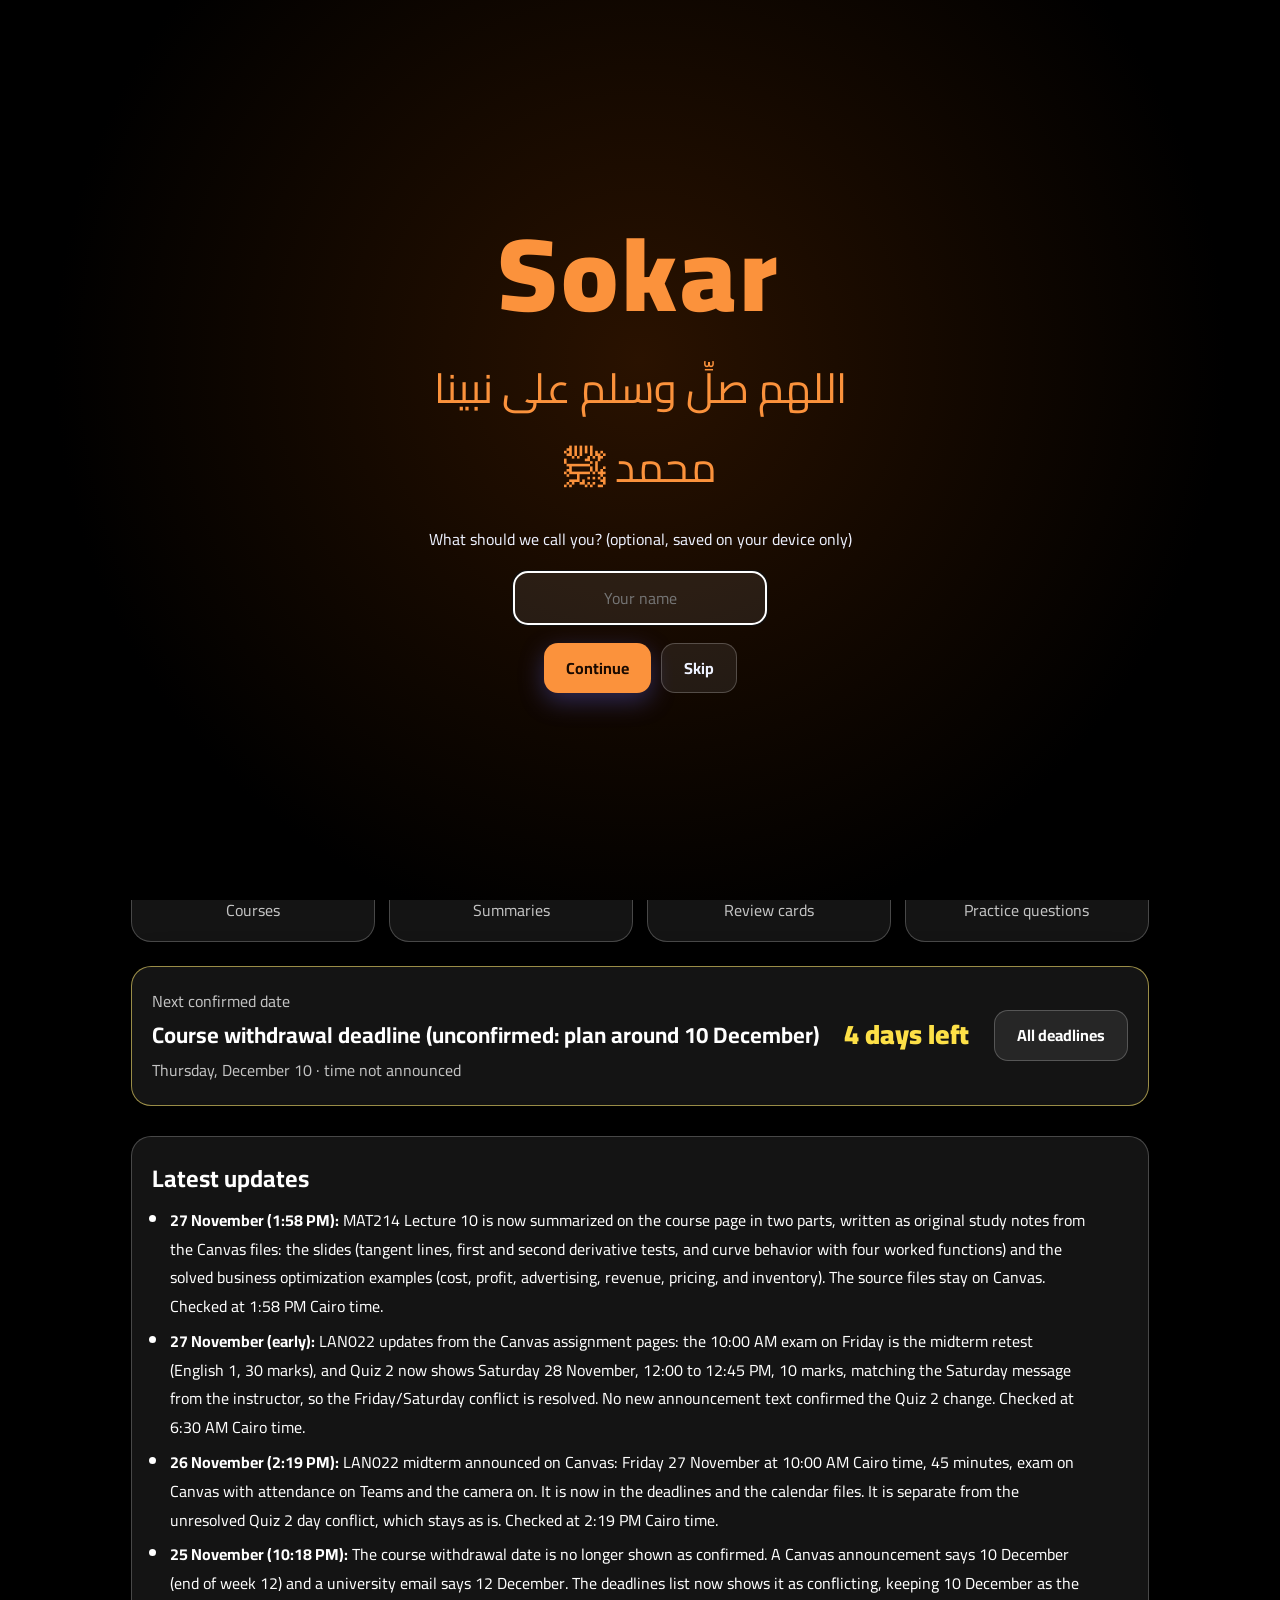
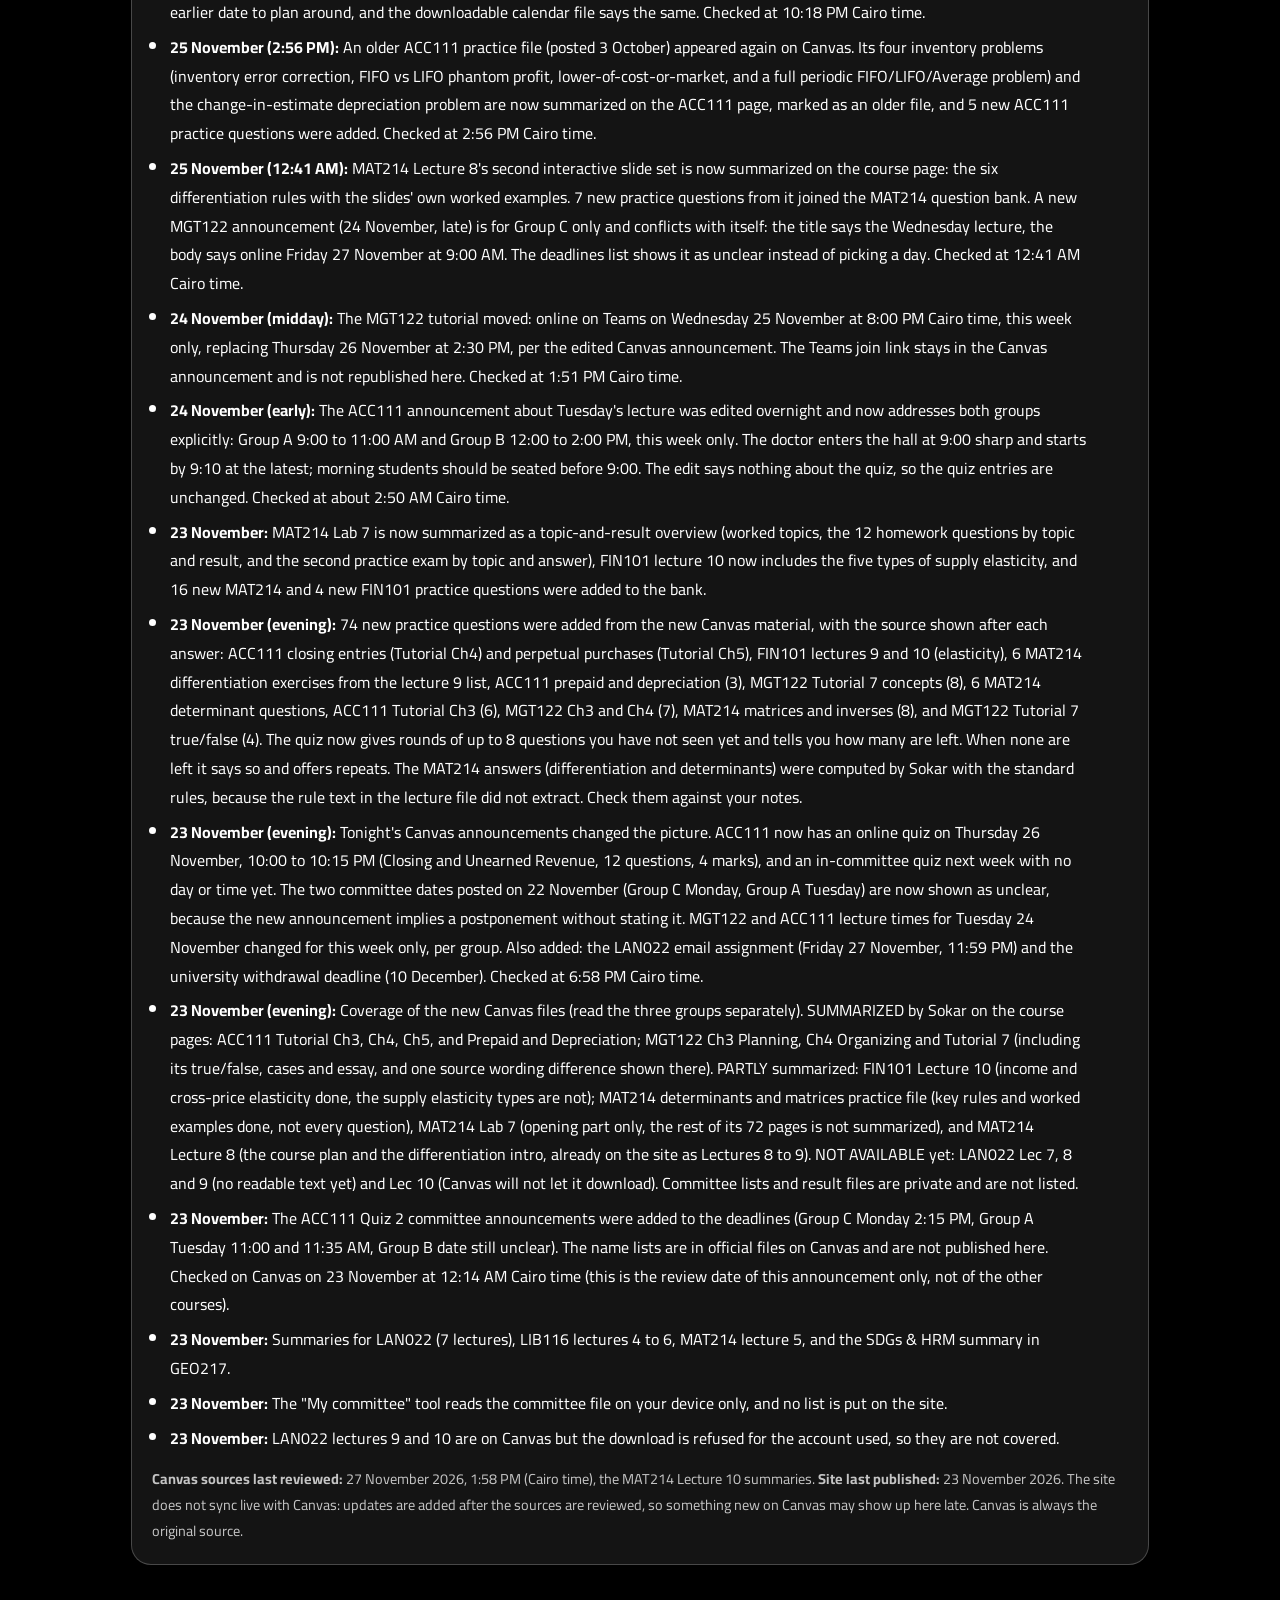
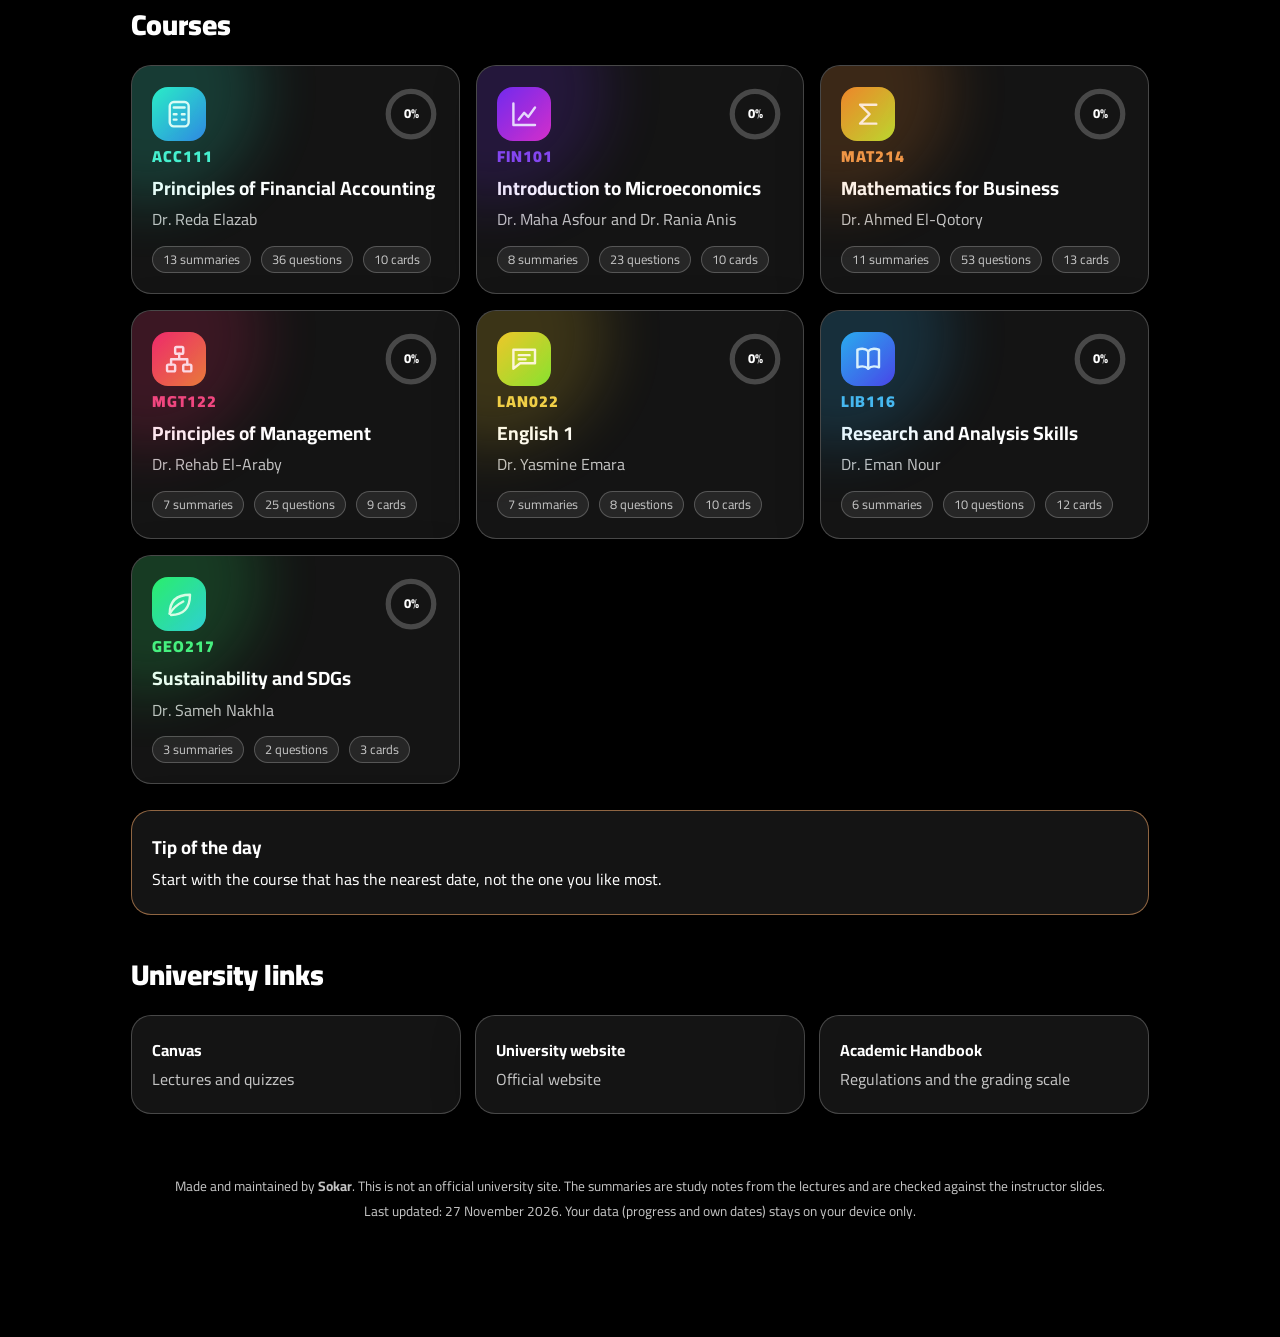
<file: index.html>
<!doctype html>
<html lang="en" dir="ltr">
<head>
<meta charset="utf-8"><script>(function(){try{var l=localStorage.getItem("sokar.lang"),h=location.hash,ar=document.documentElement.lang==="ar";if(!l&&!ar&&/^ar/i.test(navigator.language||""))l="ar";if(l==="ar"&&!ar)location.replace("ar.html"+h);if(l==="en"&&ar)location.replace("./"+h)}catch(e){}})()</script>
<meta name="viewport" content="width=device-width,initial-scale=1,viewport-fit=cover">
<title>Sokar Hub | AIU Business cohort platform</title>
<meta name="description" content="Course summaries, deadlines, practice quizzes and a GPA calculator for the AIU Business first-year cohort. Made by Sokar.">
<meta name="theme-color" content="#000000"><meta name="color-scheme" content="dark light">
<link rel="alternate" hreflang="ar" href="ar.html"><link rel="manifest" href="manifest.webmanifest"><link rel="icon" type="image/png" sizes="192x192" href="[data-uri]"><link rel="apple-touch-icon" href="[data-uri]"><meta name="mobile-web-app-capable" content="yes"><meta name="apple-mobile-web-app-capable" content="yes"><meta name="apple-mobile-web-app-title" content="Sokar"><meta name="apple-mobile-web-app-status-bar-style" content="black">
<link rel="preconnect" href="https://fonts.googleapis.com"><link rel="preconnect" href="https://fonts.gstatic.com" crossorigin>
<link href="https://fonts.googleapis.com/css2?family=Cairo:wght@400;600;800;900&display=swap" rel="stylesheet">
<link rel="stylesheet" href="css/style.css">
</head>
<body>
<div class="bg" aria-hidden="true"><i class="b b1"></i><i class="b b2"></i><i class="b b3"></i><canvas id="stars"></canvas></div>
<header class="top"><a class="brand" href="#/"><span class="logo">S</span><span>Sokar <b>Hub</b></span></a>
<nav id="nav"><a href="#/" data-r="home">Home</a><a href="#/table" data-r="table">Timetable</a><a href="#/courses" data-r="courses">Courses</a><a href="#/deadlines" data-r="deadlines">Deadlines</a><a href="#/tools" data-r="tools">Tools</a></nav>
<button id="theme" class="icon-btn" aria-label="Toggle theme">◐</button><a id="lang" class="icon-btn lang" href="ar.html" lang="ar" hreflang="ar" aria-label="Switch to Arabic">عربي</a></header>
<main id="app" tabindex="-1"></main>
<footer class="foot"><p>Made and maintained by <b>Sokar</b>. This is not an official university site. The summaries are study notes from the lectures and are checked against the instructor slides.</p><p>Last updated: <span id="upd"></span>. Your data (progress and own dates) stays on your device only.</p></footer>
<nav class="bottom" id="bnav"><a href="#/" data-r="home"><svg viewBox="0 0 24 24"><path d="M3 11l9-8 9 8v9a1 1 0 0 1-1 1h-5v-6H9v6H4a1 1 0 0 1-1-1z"/></svg>Home</a><a href="#/table" data-r="table"><svg viewBox="0 0 24 24"><rect x="3" y="4" width="18" height="17" rx="3"/><path d="M3 10h18M9 10v11M15 10v11"/></svg>Timetable</a><a href="#/courses" data-r="courses"><svg viewBox="0 0 24 24"><path d="M4 5c3-1 6-1 8 1 2-2 5-2 8-1v13c-3-1-6-1-8 1-2-2-5-2-8-1z"/></svg>Courses</a><a href="#/deadlines" data-r="deadlines"><svg viewBox="0 0 24 24"><rect x="3" y="5" width="18" height="16" rx="3"/><path d="M8 3v4M16 3v4M3 11h18"/></svg>Deadlines</a><a href="#/tools" data-r="tools"><svg viewBox="0 0 24 24"><circle cx="12" cy="12" r="9"/><path d="M12 7v5l3 2"/></svg>Tools</a></nav>
<script src="js/data-core.js"></script><script src="js/data-acc.js"></script><script src="js/data-fin.js"></script><script src="js/data-mat.js"></script><script src="js/data-mgt.js"></script><script src="js/data-misc.js"></script><script src="js/data-bank.js"></script><script src="js/data-bank2.js"></script><script src="js/app.js"></script>
<script>(function(){var a=document.getElementById("lang"),ar=document.documentElement.lang==="ar";a.addEventListener("click",function(){try{localStorage.setItem("sokar.lang",ar?"en":"ar");sessionStorage.setItem("sokar.sw","1")}catch(e){}a.href=(ar?"./":"ar.html")+location.hash})})()</script></body></html>
</file>
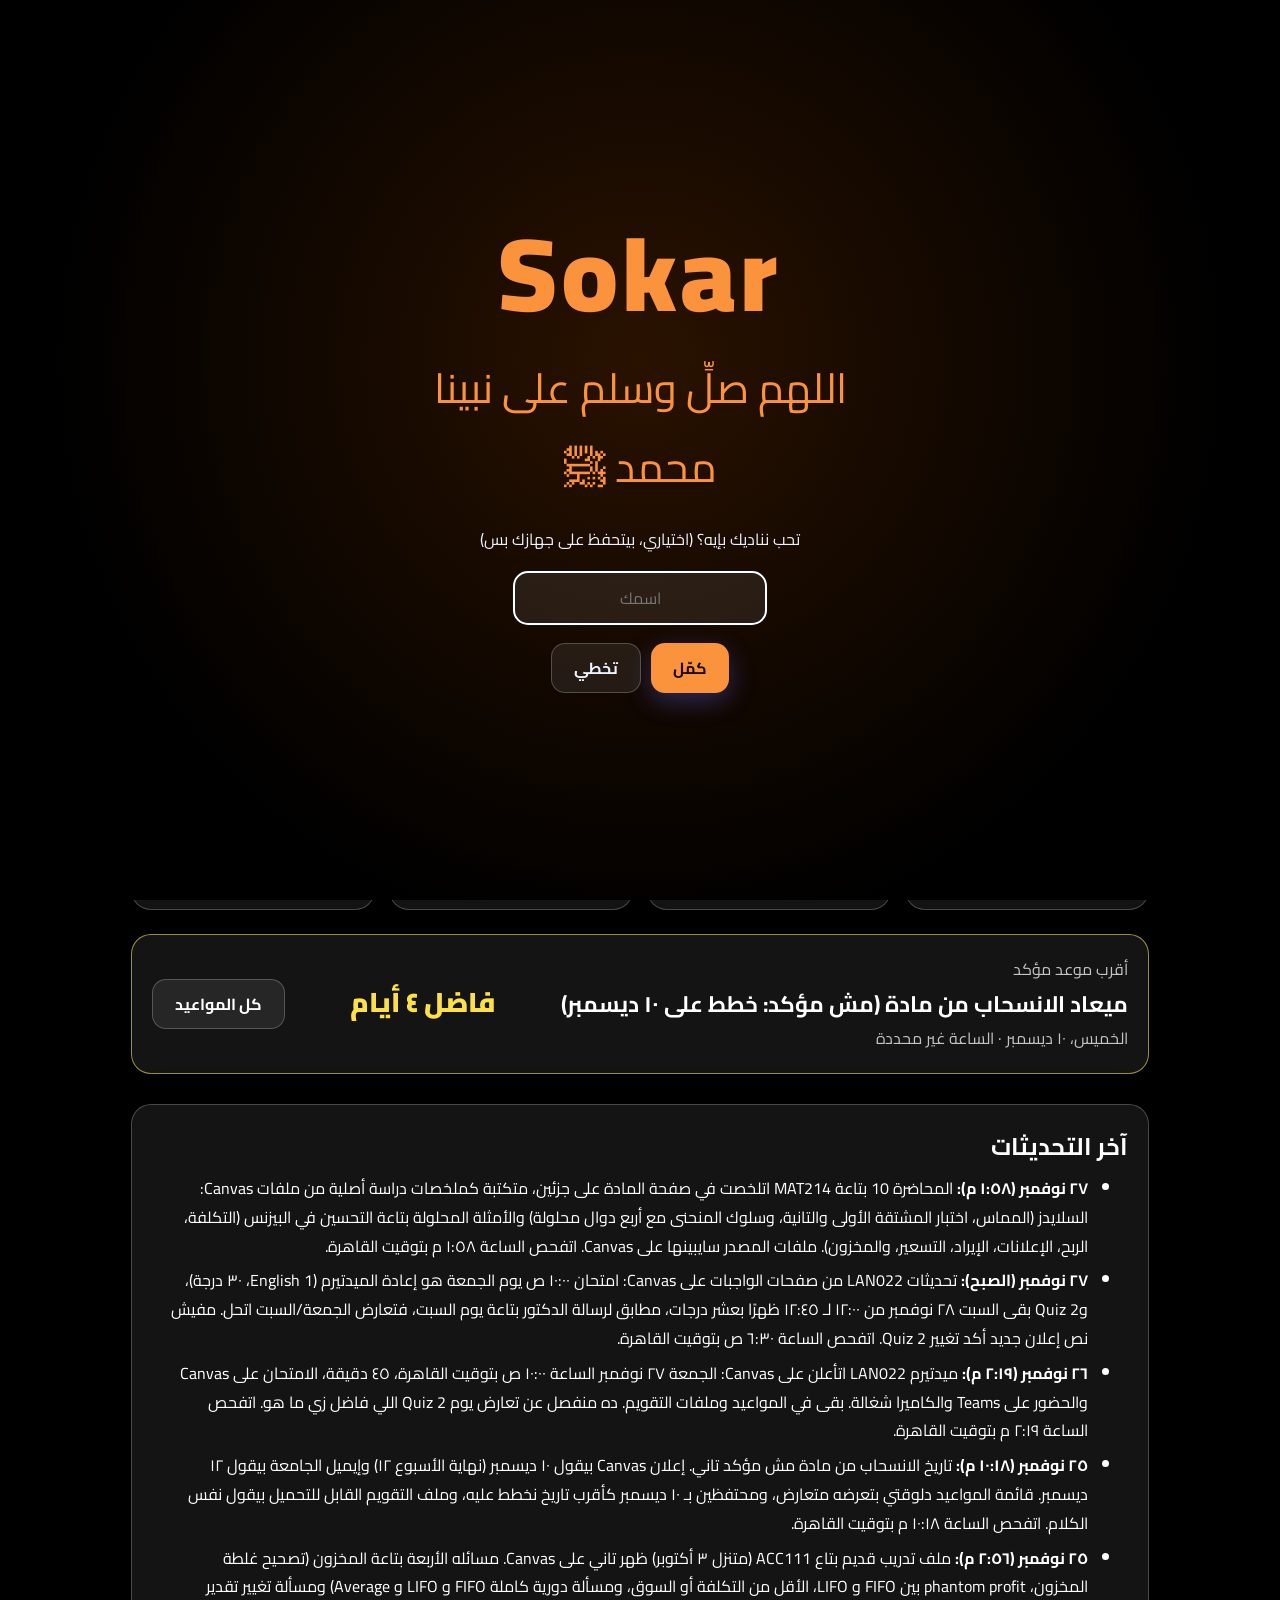
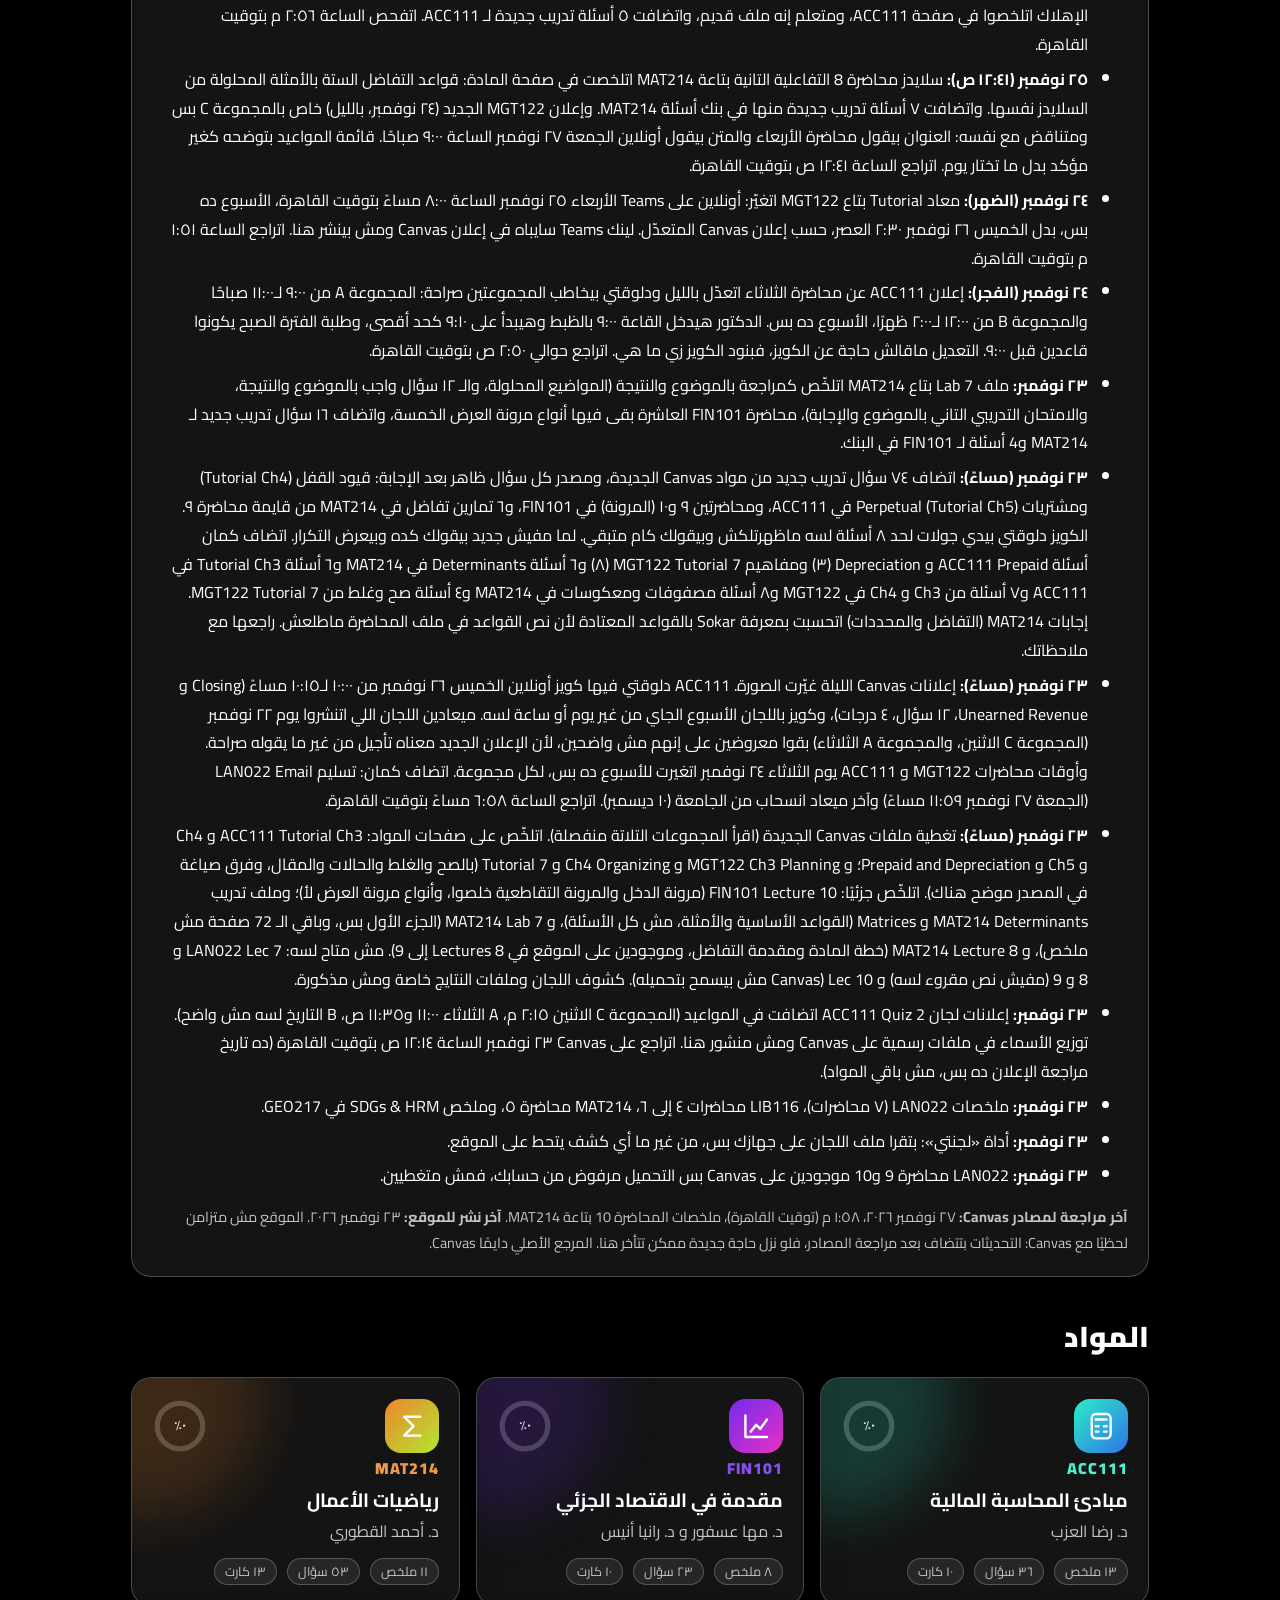
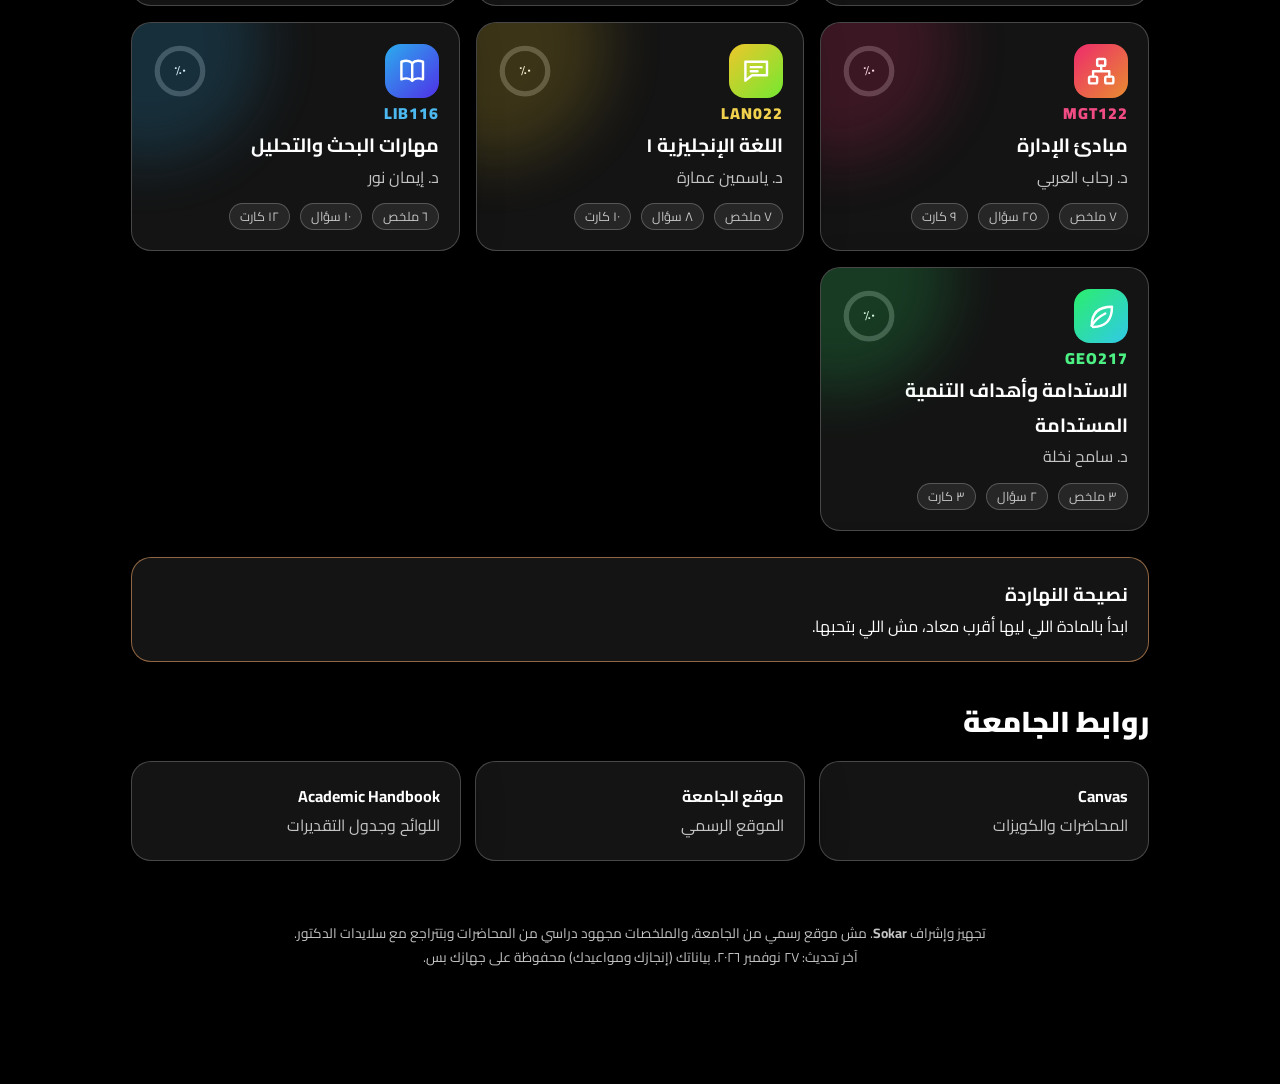
<file: ar.html>
<!doctype html>
<html lang="ar" dir="rtl">
<head>
<meta charset="utf-8"><script>(function(){try{var l=localStorage.getItem("sokar.lang"),h=location.hash,ar=document.documentElement.lang==="ar";if(!l&&!ar&&/^ar/i.test(navigator.language||""))l="ar";if(l==="ar"&&!ar)location.replace("ar.html"+h);if(l==="en"&&ar)location.replace("./"+h)}catch(e){}})()</script>
<meta name="viewport" content="width=device-width,initial-scale=1,viewport-fit=cover">
<title>Sokar Hub | منصة دفعة بيزنس AIU</title>
<meta name="description" content="ملخصات المواد، المواعيد، كويزات تدريب وحاسبة معدل لدفعة Business سنة أولى AIU. تجهيز Sokar.">
<meta name="theme-color" content="#000000"><meta name="color-scheme" content="dark light">
<link rel="alternate" hreflang="en" href="./"><link rel="manifest" href="manifest.webmanifest"><link rel="icon" type="image/png" sizes="192x192" href="[data-uri]"><link rel="apple-touch-icon" href="[data-uri]"><meta name="mobile-web-app-capable" content="yes"><meta name="apple-mobile-web-app-capable" content="yes"><meta name="apple-mobile-web-app-title" content="Sokar"><meta name="apple-mobile-web-app-status-bar-style" content="black">
<link rel="preconnect" href="https://fonts.googleapis.com"><link rel="preconnect" href="https://fonts.gstatic.com" crossorigin>
<link href="https://fonts.googleapis.com/css2?family=Cairo:wght@400;600;800;900&display=swap" rel="stylesheet">
<link rel="stylesheet" href="css/style.css">
</head>
<body>
<div class="bg" aria-hidden="true"><i class="b b1"></i><i class="b b2"></i><i class="b b3"></i><canvas id="stars"></canvas></div>
<header class="top"><a class="brand" href="#/"><span class="logo">S</span><span>Sokar <b>Hub</b></span></a>
<nav id="nav"><a href="#/" data-r="home">الرئيسية</a><a href="#/table" data-r="table">جدول</a><a href="#/courses" data-r="courses">المواد</a><a href="#/deadlines" data-r="deadlines">المواعيد</a><a href="#/tools" data-r="tools">أدوات</a></nav>
<button id="theme" class="icon-btn" aria-label="تبديل الثيم">◐</button><a id="lang" class="icon-btn lang" href="./" lang="en" hreflang="en" aria-label="Switch to English">EN</a></header>
<main id="app" tabindex="-1"></main>
<footer class="foot"><p>تجهيز وإشراف <b>Sokar</b>. مش موقع رسمي من الجامعة، والملخصات مجهود دراسي من المحاضرات وبتتراجع مع سلايدات الدكتور.</p><p>آخر تحديث: <span id="upd"></span>. بياناتك (إنجازك ومواعيدك) محفوظة على جهازك بس.</p></footer>
<nav class="bottom" id="bnav"><a href="#/" data-r="home"><svg viewBox="0 0 24 24"><path d="M3 11l9-8 9 8v9a1 1 0 0 1-1 1h-5v-6H9v6H4a1 1 0 0 1-1-1z"/></svg>الرئيسية</a><a href="#/table" data-r="table"><svg viewBox="0 0 24 24"><rect x="3" y="4" width="18" height="17" rx="3"/><path d="M3 10h18M9 10v11M15 10v11"/></svg>جدول</a><a href="#/courses" data-r="courses"><svg viewBox="0 0 24 24"><path d="M4 5c3-1 6-1 8 1 2-2 5-2 8-1v13c-3-1-6-1-8 1-2-2-5-2-8-1z"/></svg>المواد</a><a href="#/deadlines" data-r="deadlines"><svg viewBox="0 0 24 24"><rect x="3" y="5" width="18" height="16" rx="3"/><path d="M8 3v4M16 3v4M3 11h18"/></svg>المواعيد</a><a href="#/tools" data-r="tools"><svg viewBox="0 0 24 24"><circle cx="12" cy="12" r="9"/><path d="M12 7v5l3 2"/></svg>أدوات</a></nav>
<script src="js/ar/data-core.js"></script><script src="js/ar/data-acc.js"></script><script src="js/ar/data-fin.js"></script><script src="js/ar/data-mat.js"></script><script src="js/ar/data-mgt.js"></script><script src="js/ar/data-misc.js"></script><script src="js/ar/data-bank.js"></script><script src="js/ar/data-bank2.js"></script><script src="js/ar/app.js"></script>
<script>(function(){var a=document.getElementById("lang"),ar=document.documentElement.lang==="ar";a.addEventListener("click",function(){try{localStorage.setItem("sokar.lang",ar?"en":"ar");sessionStorage.setItem("sokar.sw","1")}catch(e){}a.href=(ar?"./":"ar.html")+location.hash})})()</script></body></html>
</file>
<file: css/style.css>
:root{--bg:#0a0f1f;--bg2:#10172e;--card:rgba(255,255,255,.06);--bd:rgba(255,255,255,.12);--tx:#eef2ff;--mut:#9aa7c7;--pri:#2dd4bf;--pri2:#8b5cf6;--warn:#fbbf24;--ok:#34d399;--r:20px;--sh:0 10px 40px rgba(0,0,0,.35)}
[data-theme=light]{--bg:#f4f6ff;--bg2:#fff;--card:rgba(255,255,255,.85);--bd:rgba(20,30,70,.12);--tx:#10162f;--mut:#56608a;--sh:0 10px 30px rgba(40,50,120,.12)}
*{box-sizing:border-box;margin:0}html{scroll-behavior:smooth}
body{font-family:Cairo,"Segoe UI",Tahoma,sans-serif;background:var(--bg);color:var(--tx);line-height:1.8;overflow-x:hidden;padding-bottom:84px}
a{color:inherit;text-decoration:none}button,input,select{font:inherit;color:inherit}
.bg{position:fixed;inset:0;z-index:-1;overflow:hidden;background:radial-gradient(1200px 700px at 80% -10%,var(--bg2),var(--bg))}
.b{position:absolute;border-radius:50%;filter:blur(70px);opacity:.5;animation:drift 18s ease-in-out infinite alternate}
.b1{width:46vmax;height:46vmax;background:#14b8a6;top:-14vmax;right:-10vmax}.b2{width:40vmax;height:40vmax;background:#7c3aed;bottom:-14vmax;left:-10vmax;animation-delay:-6s}.b3{width:28vmax;height:28vmax;background:#f59e0b;top:40%;left:35%;opacity:.18;animation-delay:-11s}
[data-theme=light] .b{opacity:.22}
@keyframes drift{to{transform:translate(6vmax,5vmax) scale(1.15)}}
#stars{position:absolute;inset:0;width:100%;height:100%}
.top{position:sticky;top:0;z-index:20;display:flex;align-items:center;gap:16px;padding:10px 4vw;backdrop-filter:blur(18px);background:color-mix(in srgb,var(--bg) 70%,transparent);border-bottom:1px solid var(--bd)}
.brand{display:flex;align-items:center;gap:10px;font-weight:800;font-size:1.2rem}.brand b{background:linear-gradient(90deg,var(--pri),var(--pri2));-webkit-background-clip:text;background-clip:text;color:transparent}
.logo{display:grid;place-items:center;width:38px;height:38px;border-radius:12px;background:linear-gradient(135deg,var(--pri),var(--pri2));color:#fff;font-weight:900;animation:pulse 3.5s infinite}
@keyframes pulse{50%{box-shadow:0 0 0 10px rgba(45,212,191,0)}0%{box-shadow:0 0 0 0 rgba(45,212,191,.5)}}
#nav{display:flex;gap:6px;margin-inline-start:auto}#nav a{padding:6px 14px;border-radius:99px;color:var(--mut);font-weight:600;transition:.25s}#nav a:hover,#nav a.on{background:var(--card);color:var(--tx)}
.icon-btn{background:var(--card);border:1px solid var(--bd);border-radius:50%;width:38px;height:38px;cursor:pointer}
main{max-width:1120px;margin:auto;padding:24px 4vw 40px;outline:none}
main.in>*{animation:rise .45s both}@keyframes rise{from{opacity:0;transform:translateY(18px)}}
.reveal{opacity:0;transform:translateY(24px);transition:opacity .5s,transform .5s}.reveal.seen{opacity:1;transform:none}
.card{background:var(--card);border:1px solid var(--bd);border-radius:var(--r);padding:20px;box-shadow:var(--sh);backdrop-filter:blur(12px);transition:transform .25s,border-color .25s}
.card:hover{border-color:color-mix(in srgb,var(--pri) 50%,var(--bd))}
.hero{display:grid;grid-template-columns:1.1fr .9fr;gap:30px;align-items:center;min-height:460px;padding:20px 0}
.pill{display:inline-block;padding:4px 16px;border-radius:99px;background:var(--card);border:1px solid var(--bd);color:var(--pri);font-weight:700;font-size:.9rem}
h1{font-size:clamp(2.3rem,6vw,4.3rem);line-height:1.15;font-weight:900;margin:14px 0}
.grad{background:linear-gradient(90deg,var(--pri),var(--pri2),var(--warn),var(--pri));background-size:300% 100%;-webkit-background-clip:text;background-clip:text;color:transparent;animation:flow 6s linear infinite}
@keyframes flow{to{background-position:300% 0}}
.lead{color:var(--mut);font-size:1.1rem;max-width:560px}.cta{display:flex;gap:12px;flex-wrap:wrap;margin-top:22px}.cta.c{justify-content:center}
.btn{display:inline-flex;align-items:center;justify-content:center;gap:6px;padding:10px 22px;border-radius:14px;border:1px solid var(--bd);background:var(--card);cursor:pointer;font-weight:700;transition:.2s}.btn:hover{transform:translateY(-2px)}
.btn.pri{background:linear-gradient(135deg,var(--pri),var(--pri2));color:#fff;border:0;box-shadow:0 8px 24px rgba(99,102,241,.35)}.btn.sm{padding:4px 12px;font-size:.85rem;border-radius:10px}.btn:disabled{opacity:.45;cursor:not-allowed;transform:none}
.hero-art{position:relative;aspect-ratio:1;max-width:440px;margin:auto;width:100%}
.core{position:absolute;inset:25%;display:grid;place-items:center;animation:float 6s ease-in-out infinite}.core svg{width:100%}
.orbit{position:absolute;inset:0;border-radius:50%;border:1px dashed var(--bd);animation:spin 26s linear infinite}.o2{inset:12%;animation-duration:36s;animation-direction:reverse}
.orbit i{position:absolute;display:grid;place-items:center;width:46px;height:46px;border-radius:14px;background:var(--card);border:1px solid var(--bd);font-style:normal;font-weight:800;font-size:1.2rem;color:var(--pri);}
.o1 i:nth-child(1){top:-23px;left:calc(50% - 23px)}.o1 i:nth-child(2){bottom:12%;right:2%}.o1 i:nth-child(3){bottom:12%;left:2%}
.o2 i:nth-child(1){top:6%;right:6%}.o2 i:nth-child(2){bottom:-23px;left:calc(50% - 23px)}.o2 i:nth-child(3){top:20%;left:-20px}
.orbit i{animation:spin 26s linear infinite reverse}.o2 i{animation-duration:36s;animation-direction:normal}
@keyframes spin{to{transform:rotate(360deg)}}@keyframes float{50%{transform:translateY(-14px)}}
.float{position:absolute;padding:6px 14px;border-radius:14px;background:linear-gradient(135deg,var(--pri),var(--pri2));color:#fff;font-weight:800;box-shadow:var(--sh);animation:float 5s ease-in-out infinite}
.f1{top:6%;right:0}.f2{bottom:10%;left:-4%;animation-delay:-2s}.f3{bottom:-2%;right:20%;animation-delay:-3.5s;background:linear-gradient(135deg,#f59e0b,#ef4444)}
.stats{display:grid;grid-template-columns:repeat(4,1fr);gap:14px;margin:24px 0}.stats div{background:var(--card);border:1px solid var(--bd);border-radius:var(--r);padding:16px;text-align:center}.stats b{display:block;font-size:2.2rem;font-weight:900;background:linear-gradient(90deg,var(--pri),var(--pri2));-webkit-background-clip:text;background-clip:text;color:transparent}.stats span{color:var(--mut)}
.next{display:flex;align-items:center;gap:18px;flex-wrap:wrap;justify-content:space-between;margin:10px 0 30px;border-color:color-mix(in srgb,var(--warn) 45%,var(--bd))}.next h2{font-size:1.4rem}
.count{font-size:1.7rem;font-weight:900;color:var(--warn);animation:glow 2.4s infinite}@keyframes glow{50%{text-shadow:0 0 18px rgba(251,191,36,.7)}}
.sec,.pg{font-size:1.8rem;font-weight:900;margin:34px 0 14px}.pg{margin-top:8px}.mut{color:var(--mut)}.small{font-size:.9rem}.center{text-align:center}.note{margin-top:22px;color:var(--mut);font-size:.9rem}
.grid{display:grid;grid-template-columns:repeat(auto-fill,minmax(250px,1fr));gap:16px}
.cc{display:block;position:relative;overflow:hidden;transform-style:preserve-3d}
.cc::before{content:"";position:absolute;inset:-40% auto auto -30%;width:70%;aspect-ratio:1;border-radius:50%;background:hsl(var(--h) 85% 55%);opacity:.18;filter:blur(30px);transition:.4s}.cc:hover::before{opacity:.35;transform:scale(1.3)}
.cc-top{display:flex;justify-content:space-between;align-items:center}.cc-ic{display:grid;place-items:center;width:54px;height:54px;border-radius:16px;background:linear-gradient(135deg,hsl(var(--h) 85% 55%),hsl(calc(var(--h) + 50) 80% 55%));color:#fff}.cc-ic.big{width:72px;height:72px;border-radius:22px}.ic{width:60%}
.code{font-weight:900;letter-spacing:1px;color:hsl(var(--h,170) 85% 62%);direction:ltr;display:inline-block}.cc h3{font-size:1.2rem}.cc-foot{display:flex;gap:10px;flex-wrap:wrap;margin-top:12px;font-size:.8rem;color:var(--mut)}.cc-foot span{background:var(--card);border-radius:99px;padding:1px 10px;border:1px solid var(--bd)}
.ring{width:56px;height:56px}.rt{fill:none;stroke:var(--bd);stroke-width:6}.rp{fill:none;stroke-width:6;stroke-linecap:round;transition:stroke-dashoffset 1s}.ring text{fill:var(--tx);font-size:15px;font-weight:800}
.links{display:grid;grid-template-columns:repeat(auto-fit,minmax(220px,1fr));gap:14px}.links a{display:flex;flex-direction:column}
.tips{margin-top:26px;border-color:color-mix(in srgb,var(--pri) 40%,var(--bd))}
.back{color:var(--pri);font-weight:700}.chead{display:flex;align-items:center;gap:18px;margin:14px 0 18px;flex-wrap:wrap}.chead h1{font-size:2rem;margin:0}.chead .ring{margin-inline-start:auto;width:76px;height:76px}.info{margin-bottom:16px;font-size:.95rem}.info p+p{margin-top:6px}
.tabs{display:flex;gap:8px;margin:16px 0;position:sticky;top:60px;z-index:5}.tab{padding:8px 22px;border-radius:99px;border:1px solid var(--bd);background:var(--card);cursor:pointer;font-weight:700;backdrop-filter:blur(10px)}.tab.on{background:linear-gradient(135deg,var(--pri),var(--pri2));color:#fff;border:0}
.lec{margin-bottom:12px;padding:0}.lec summary{display:flex;align-items:center;gap:12px;padding:16px 18px;cursor:pointer;list-style:none;font-weight:700}.lec summary::-webkit-details-marker{display:none}.lec[open]{border-color:var(--pri)}
.num{display:grid;place-items:center;min-width:34px;height:34px;border-radius:10px;background:var(--bd);font-weight:800}.lt{flex:1}.chk{display:flex;gap:6px;align-items:center;font-size:.8rem;color:var(--mut);font-weight:600}.chk input{accent-color:var(--pri);width:18px;height:18px}
.pts{padding:0 40px 8px 18px;margin:0}.pts li{margin:6px 0}.lec .pts{padding-top:2px;animation:rise .4s}.terms{display:flex;gap:8px;flex-wrap:wrap;padding:6px 18px 18px}.term{background:color-mix(in srgb,var(--pri) 14%,transparent);border:1px solid var(--bd);border-radius:10px;padding:2px 12px;font-size:.88rem}.term b{color:var(--pri)}
.fc-wrap{max-width:560px;margin:auto}.fc{perspective:900px;height:260px;position:relative;cursor:pointer;margin-bottom:16px}.face{position:absolute;inset:0;display:flex;flex-direction:column;justify-content:center;align-items:center;text-align:center;padding:24px;border-radius:var(--r);border:1px solid var(--bd);background:var(--card);backface-visibility:hidden;transition:transform .6s;font-size:1.3rem;font-weight:700;box-shadow:var(--sh)}.back{}.face.back{transform:rotateY(180deg);background:linear-gradient(135deg,color-mix(in srgb,var(--pri) 25%,var(--bg2)),color-mix(in srgb,var(--pri2) 25%,var(--bg2)))}.fc.flip .front{transform:rotateY(180deg)}.fc.flip .back{transform:rotateY(0)}.face small,.face em{color:var(--mut);font-size:.8rem;font-style:normal}.fc-btns{display:flex;gap:10px;justify-content:center}
.q h3{margin:10px 0 14px}.bar{height:6px;background:var(--bd);border-radius:9px;overflow:hidden}.bar i{display:block;height:100%;background:linear-gradient(90deg,var(--pri),var(--pri2));transition:width .4s}.opts{display:grid;gap:10px}.opt{padding:12px 16px;border-radius:14px;border:1px solid var(--bd);background:var(--card);cursor:pointer;text-align:start;font-weight:600;transition:.2s}.opt:hover:not(:disabled){border-color:var(--pri);transform:translateX(-4px)}.opt.right{background:rgba(52,211,153,.2);border-color:var(--ok);animation:pop .4s}.opt.wrong{background:rgba(248,113,113,.2);border-color:#f87171;animation:shake .4s}.why{margin:12px 0;color:var(--mut)}.res{text-align:center}.res h2{font-size:2.6rem}
@keyframes pop{50%{transform:scale(1.03)}}@keyframes shake{25%{transform:translateX(6px)}75%{transform:translateX(-6px)}}
.tl{display:grid;gap:14px;position:relative}.ev{display:flex;gap:16px;justify-content:space-between;flex-wrap:wrap;position:relative;border-inline-start:5px solid var(--bd)}.ev.ok{border-inline-start-color:var(--ok)}.ev.warn{border-inline-start-color:var(--warn)}.ev.soft{border-inline-start-color:var(--pri2)}.dot{display:none}
.ev-top{display:flex;gap:8px;margin-bottom:4px}.tag{padding:0 12px;border-radius:99px;font-size:.78rem;font-weight:800;background:var(--card);border:1px solid var(--bd)}.tag.ok{color:var(--ok)}.tag.warn{color:var(--warn)}.tag.soft{color:#a78bfa}.ev h3{font-size:1.15rem}.ev-side{display:flex;flex-direction:column;align-items:flex-end;gap:8px;justify-content:center}.cdn{color:var(--warn);font-size:1.15rem}
.cal{margin-top:24px}.cal h2{font-size:1.3rem}.cal .pts{padding-inline-end:18px}.add{display:flex;gap:10px;flex-wrap:wrap;margin:12px 0}.add input,.gp,.gh{padding:9px 14px;border-radius:12px;border:1px solid var(--bd);background:var(--card);flex:1;min-width:130px}.mine{list-style:none;padding:0}.mine li{display:flex;gap:10px;align-items:center;padding:8px 0;border-bottom:1px solid var(--bd)}.mine li span{flex:1}
.two{display:grid;grid-template-columns:1fr 1fr;gap:18px}.pomo{position:relative;width:200px;margin:14px auto}.pomo svg{width:100%}.pomo .rp{stroke:var(--pri);stroke-width:8;transition:stroke-dashoffset 1s linear}.pomo .rt{stroke-width:8}.pomo b{position:absolute;inset:0;display:grid;place-items:center;font-size:2.2rem;font-weight:900}
.gc{display:grid;grid-template-columns:70px 1fr 78px 60px 80px;gap:8px;align-items:center;margin:8px 0}.gc .gp,.gc .gh{min-width:0;padding:6px 8px}.gg{text-align:center;color:var(--pri)}.gres{display:flex;justify-content:space-between;align-items:center;margin:14px 0;padding:14px 18px;border-radius:16px;background:linear-gradient(135deg,color-mix(in srgb,var(--pri) 25%,transparent),color-mix(in srgb,var(--pri2) 25%,transparent))}.gres b{font-size:2rem}
.foot{text-align:center;color:var(--mut);font-size:.85rem;padding:20px 4vw 30px}
.bottom{display:none;position:fixed;bottom:0;inset-inline:0;z-index:30;justify-content:space-around;padding:6px 8px calc(6px + env(safe-area-inset-bottom));background:color-mix(in srgb,var(--bg) 85%,transparent);backdrop-filter:blur(18px);border-top:1px solid var(--bd)}
.bottom a{display:flex;flex-direction:column;align-items:center;font-size:.72rem;color:var(--mut);font-weight:700;gap:2px;padding:4px 9px;border-radius:14px;transition:.2s}.bottom svg{width:22px;height:22px;fill:none;stroke:currentColor;stroke-width:1.8;stroke-linecap:round;stroke-linejoin:round}.bottom a.on{color:var(--pri);background:var(--card)}
.confetti{position:fixed;inset:0;pointer-events:none;z-index:99}
@media(max-width:820px){.hero{grid-template-columns:1fr;min-height:0;text-align:center}.lead{margin:auto}.cta{justify-content:center}.hero-art{max-width:300px}.stats{grid-template-columns:repeat(2,1fr)}.two{grid-template-columns:1fr}#nav{display:none}.top{justify-content:space-between}.icon-btn{margin-inline-start:auto}.bottom{display:flex}.gc{grid-template-columns:62px 1fr 70px 52px 70px}.gn{font-size:.8rem}.tabs{top:56px}.pts{padding-inline-end:28px}.chk span{display:none}}
@media(prefers-reduced-motion:reduce){*,*::before,*::after{animation:none!important;transition:none!important}.reveal{opacity:1;transform:none}}

html,body{overflow-x:hidden;max-width:100%}.b,.orbit{max-width:100vw}
.cmt{margin-top:18px}.cmrow{display:flex;flex-wrap:wrap;gap:10px;margin:12px 0}.cmrow input#cid{flex:1;min-width:140px;padding:10px 14px;border-radius:14px;border:1px solid var(--bd);background:var(--card);color:inherit;font:inherit}#cres{line-height:1.9}
.upd{margin:18px 0}

.bdua{font-size:1.25rem;line-height:2;margin:.4rem 0}.brk input[type=range]{vertical-align:middle;width:120px}

#intro{position:fixed;inset:0;z-index:9999;display:grid;place-items:center;background:radial-gradient(circle at 50% 40%,#1b2550,#070b18 70%);color:#eef2ff;text-align:center;padding:24px;transition:opacity .6s}
#intro.out{opacity:0;pointer-events:none}
.in-box{max-width:520px;display:grid;gap:18px;justify-items:center}
.in-salat{font-size:clamp(1.6rem,6vw,2.6rem);line-height:1.9;background:linear-gradient(90deg,#2dd4bf,#8b5cf6,#fbbf24);-webkit-background-clip:text;background-clip:text;color:transparent;animation:inUp 1.2s both,inGlow 3s 1.2s infinite alternate}
.in-wel{font-size:clamp(1.4rem,5vw,2.2rem);font-weight:700;animation:inUp 1s .9s both}
.in-q{animation:inUp 1s .6s both}.in-row{display:flex;gap:10px}
#inm{padding:.7rem 1rem;border-radius:14px;border:1px solid rgba(255,255,255,.25);background:rgba(255,255,255,.08);text-align:center;min-width:220px}
.in-go{animation:inUp 1s 1.4s both}
@keyframes inUp{from{opacity:0;transform:translateY(24px) scale(.96)}to{opacity:1;transform:none}}
@keyframes inGlow{to{filter:drop-shadow(0 0 14px rgba(45,212,191,.6))}}
@media(prefers-reduced-motion:reduce){#intro,#intro *{animation:none!important;transition:none!important}}

.wish{text-align:center;font-size:clamp(1.2rem,4vw,1.8rem);font-weight:700;padding:.6rem 0 0;background:linear-gradient(90deg,#2dd4bf,#8b5cf6,#fbbf24);-webkit-background-clip:text;background-clip:text;color:transparent}

.wordmark{text-align:center;font-weight:900;letter-spacing:.04em;font-size:clamp(3rem,16vw,6.5rem);line-height:1.1;padding-top:.6rem;background:linear-gradient(90deg,#2dd4bf,#8b5cf6,#fbbf24);-webkit-background-clip:text;background-clip:text;color:transparent;filter:drop-shadow(0 4px 24px rgba(139,92,246,.35))}.brand{font-size:1.25rem;font-weight:800}

main#app{min-height:100vh}
.ttr{display:flex;gap:12px;align-items:flex-start;padding:10px 0;border-top:1px solid var(--bd)}.ttt{flex:0 0 96px;font-weight:800;color:var(--pri);text-align:center;background:color-mix(in srgb,var(--pri) 12%,transparent);border-radius:10px;padding:4px 6px;font-size:.92rem}.ttd{display:flex;flex-direction:column;gap:2px;min-width:0}#tt h3{margin:16px 0 4px}
.ttd .tag{align-self:flex-start;width:auto}
.ttm{display:flex;flex-wrap:wrap;gap:2px 14px}

:root{color-scheme:dark}[data-theme=light]{color-scheme:light}

/* Theme H: solid black + orange (solid text/buttons, no gradient text) */
:root{--bg:#000;--bg2:#0c0c0c;--card:rgba(255,255,255,.08);--bd:rgba(255,255,255,.22);--tx:#fff;--mut:#c4c4c4;--pri:#fb923c;--pri2:#fb923c;--on:#1a0a00;--warn:#fde047}
[data-theme=light]{--bg:#fff7ed;--bg2:#fff;--card:rgba(255,255,255,.95);--bd:rgba(60,30,0,.2);--tx:#1c1209;--mut:#57432b;--pri:#c2410c;--pri2:#c2410c;--on:#fff;--warn:#a16207}
.grad,.wordmark,.in-salat,.stats b,.wish{background:none!important;-webkit-text-fill-color:currentColor!important;filter:none!important;color:var(--pri)!important}
.btn.pri,.logo,.float,.tab.on,.bottom a.on{background:var(--pri)!important;color:var(--on)!important}
.b{opacity:.12}.b1,.b3{background:var(--pri)}.b2{background:#fff}[data-theme=light] .b{opacity:.08}[data-theme=light] .b2{background:#c2410c}
#intro{background:radial-gradient(circle at 50% 40%,#2a1200,#000 70%)}

.gc>*{min-width:0}.gn{overflow-wrap:anywhere;font-size:.9rem}.gg{white-space:nowrap}
@media(max-width:560px){.gc{grid-template-columns:84px 64px 1fr;row-gap:6px;padding-bottom:8px;border-bottom:1px solid var(--bd)}.gn{grid-column:2/-1}.gg{text-align:start}}
.lang{display:inline-grid;place-items:center;width:auto;min-width:38px;padding:0 12px;border-radius:99px;font-weight:800;font-size:.85rem;color:var(--tx);text-decoration:none}.top .lang{margin-inline-start:0!important}
.clock{display:inline-flex;flex-direction:column;align-items:center;gap:2px;margin:10px 0 4px;padding:8px 18px;min-width:210px;min-height:64px;justify-content:center;border-radius:16px;background:var(--card);border:1px solid var(--bd)}.clock b{font-size:1.6rem;line-height:1.2;color:var(--pri);font-variant-numeric:tabular-nums}.clock span{font-size:.82rem;color:var(--mut)}

.clock{display:flex;width:fit-content;margin:16px 0 8px}@media(max-width:820px){.clock{margin-inline:auto}}
.info bdi{unicode-bidi:isolate}
</file>
